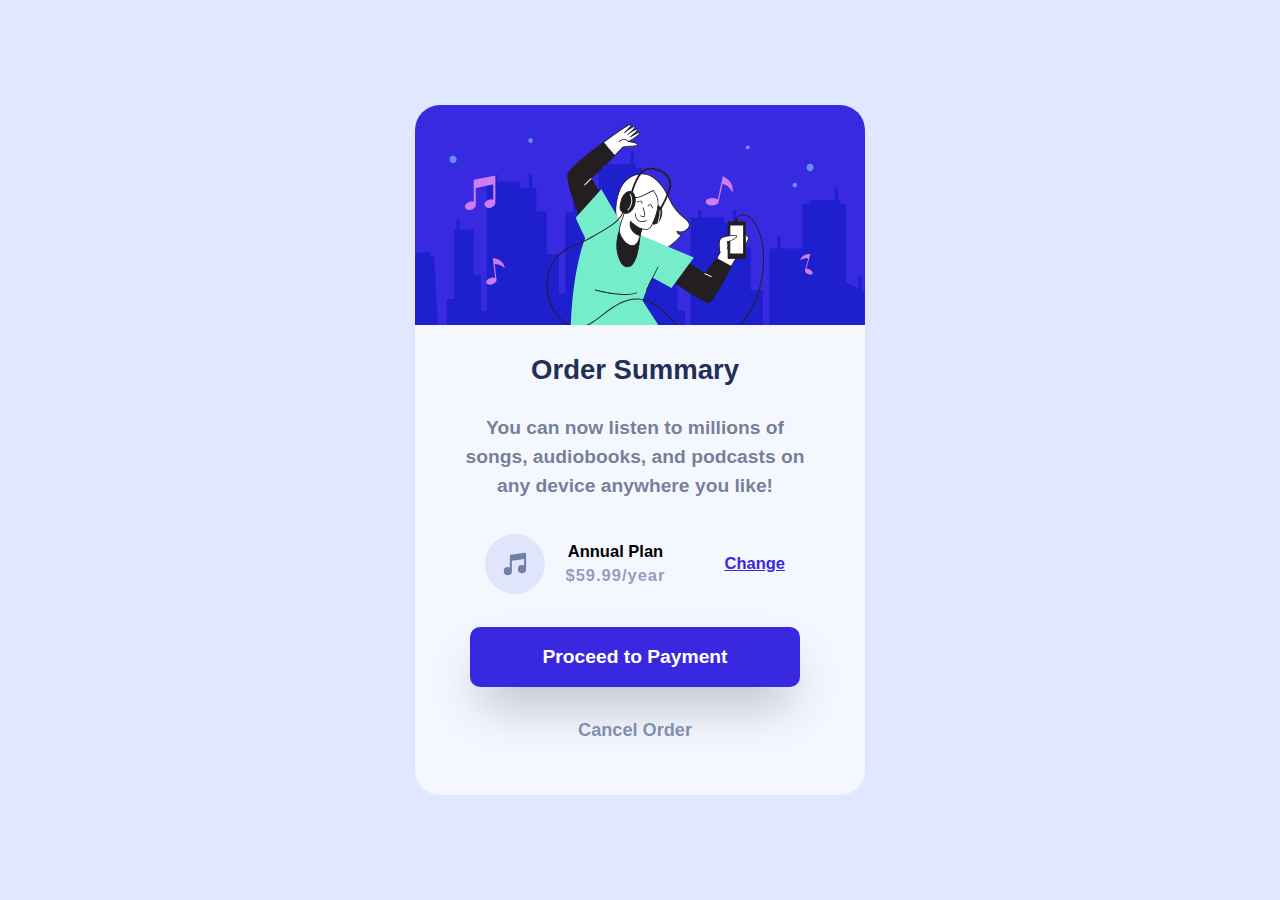
<file: FEM-Order-Summary-Card/index.html>
<!DOCTYPE html>
<html lang="en">
<head>
  <meta charset="UTF-8">
  <link rel="preconnect" href="https://fonts.googleapis.com">
  <link rel="preconnect" href="https://fonts.gstatic.com" crossorigin>
  <link href="https://fonts.googleapis.com/css2?family=Red+Hat+Display:wght@500;700;800;900&display=swap" rel="stylesheet">
  <link rel="stylesheet" href="./styles.css">
  <link rel="icon" type="image/png" sizes="32x32" href="./images/favicon-32x32.png">
  <title>Frontend Mentor | Order summary card</title>
</head>
<body>
  
  <main>
    <div class="card">
      <div class="image-container">
        <img src="./images/illustration-hero.svg" alt="person dancing wearing headphones">
      </div>
      <div class="info">
        <h1>Order Summary</h1>
        <p class="description">
          You can now listen to millions of songs, audiobooks, and podcasts on any
          device anywhere you like!
        </p>
        <div class="sub-plan-container">
          <img class="music-note" src="./images/icon-music.svg" alt="music notes">
          <div class="sub-plan">
            <p class="plan">Annual Plan</p>
            <p class="price">$59.99/year</p>
          </div>
          <a href="#">Change</a>
        </div>
        <div class="buttons">
          <button class="payment">Proceed to Payment</button>
          <button class="cancel">Cancel Order</button>
        </div>
      </div>
    </div>
  </main>

</body>
</html>
</file>
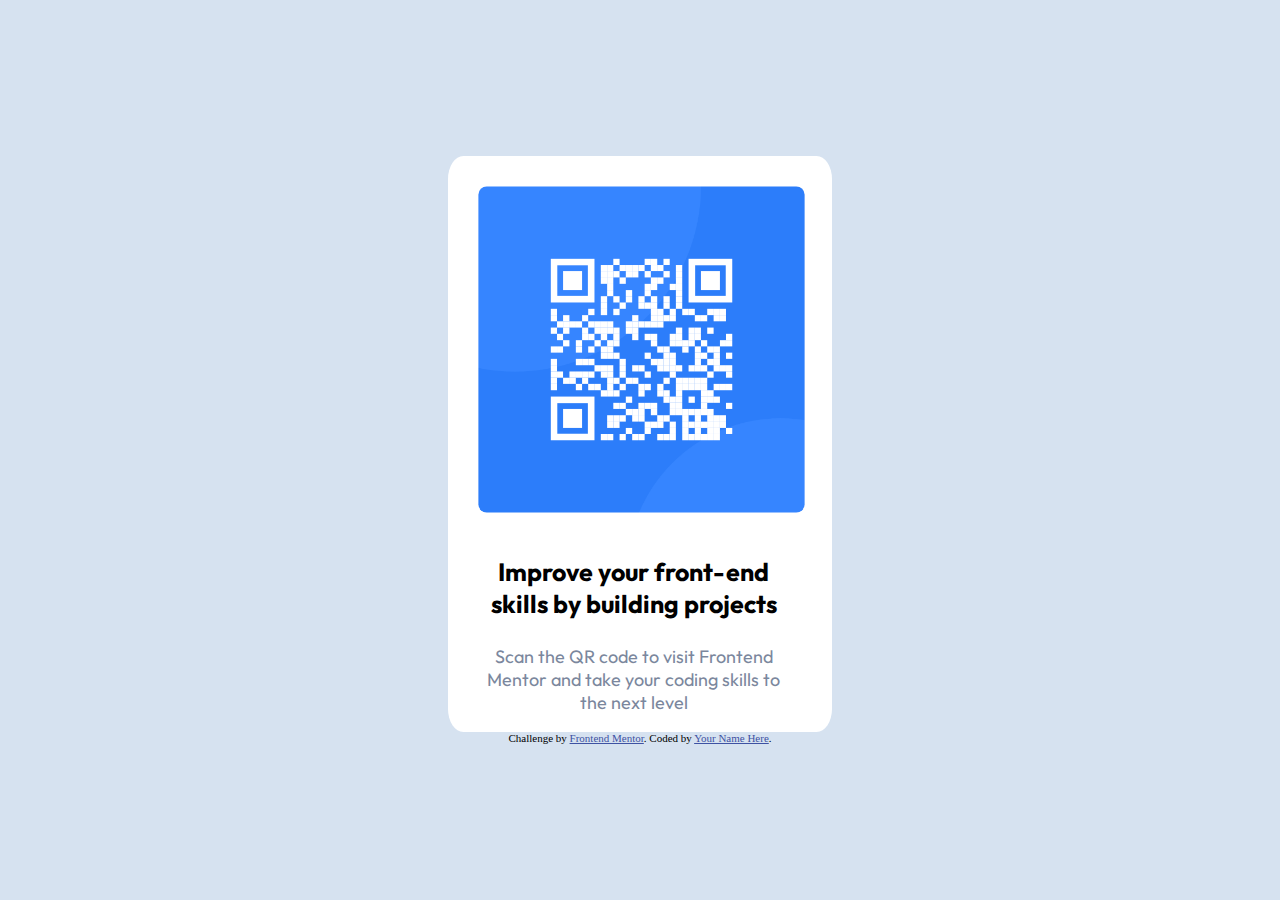
<file: qr-code-component-main/index.html>
<!DOCTYPE html>
<html lang="en">
  <head>
    <meta charset="UTF-8" />
    <meta name="viewport" content="width=device-width, initial-scale=1.0" />
    <!-- displays site properly based on user's device -->

    <link
      rel="icon"
      type="image/png"
      sizes="32x32"
      href="./images/favicon-32x32.png"
    />

    <title>Frontend Mentor | QR code component</title>
    <link rel="stylesheet" href="./styles.css">
  </head>
  <body>
    <div class="container">
    <main>
      <image class="QRCode" src="./images/image-qr-code.png">
      <div class="text">
        <p>Improve your front-end skills by building projects</p>
        <p>
          Scan the QR code to visit Frontend Mentor and take your coding skills
          to the next level
        </p>
      </div>
    <div>
      
    </main>

    <div class="attribution">
      Challenge by
      <a href="https://www.frontendmentor.io?ref=challenge" target="_blank"
        >Frontend Mentor</a
      >. Coded by <a href="#">Your Name Here</a>.
    </div>
  </body>
</html>
</file>
<file: FEM-Order-Summary-Card/styles.css>
/*
Colors:
### Primary

- Pale blue: hsl(225, 100%, 94%)
- Bright blue: hsl(245, 75%, 52%)

### Neutral

- Very pale blue: hsl(225, 100%, 98%)
- Desaturated blue: hsl(224, 23%, 55%)
- Dark blue: hsl(223, 47%, 23%)
*/

@font-face {
  font-family: 'Red Hat Display', sans-serif;
  font-weight: 500, 700, 800, 900;
  src: url("https://fonts.googleapis.com/css2?family=Red+Hat+Display:wght@500;700;800;900&display=swap");
}

* {
  box-sizing: border-box;
  margin: 0;
  padding: 0;
  font-size: 11px;
  text-align: center;
}

body {
  display: flex;
  align-items: center;
  justify-content: center;
  min-height: 100vh;
  font-size: 1rem;
  background: hsl(225, 100%, 94%);
  font-family: 'Roboto', sans-serif;
  -webkit-font-smoothing: antialiased;
  -moz-osx-font-smoothing: grayscale;
}

main {
  max-width: 450px;
}

.card {
  background: hsl(225, 100%, 98%);
  border-bottom-left-radius: 25px;
  border-bottom-right-radius: 25px;
}

img, .card {
  border-top-left-radius: 25px;
  border-top-right-radius: 25px;
}

h1 {
  font-size: 2.5rem;
  font-weight: 900;
  margin: .50em;
  padding: .5em;
  color: hsl(223, 47%, 23%);
  
}

.info {
  align-self: center;
  max-width: 40em;
}

.description {
  font-size: 1.75rem;
  font-weight: 700;
  color: hsla(223, 47%, 23%, 0.618);
  line-height: 1.5;
  text-align: center;
  margin: 0 2em;
}

.sub-plan-container {
  display: flex;
  justify-content: space-evenly;
  align-items: center;
  margin: 3em 1em;
}

.music-note {
  margin-right: -3.5em;
  width: 60px;
}


.plan {
  font-size: 1.5rem;
  font-weight: 900;
  margin-bottom: .3em
}

.price {
  font-size: 1.5rem;
  font-weight: 700;
  letter-spacing: 1px;
  color: hsla(224, 23%, 55%, 0.764);
}

a {
  color: hsl(245, 75%, 52%);
  font-size: 1.5rem;
  font-weight: 900;
}

a:hover {
  color: hsl(224, 23%, 55%);
}

.buttons {
  display: flex;
  flex-direction: column;
  justify-content: center;
  align-items: center;
}

.payment {
  width: 75%;
  padding: 1em;
  border-radius: 10px;
  border: none;
  color: white;
  font-size: 1.75rem;
  font-weight: 700;
  background-color: hsl(245, 75%, 52%);
  margin-bottom: .75em;
  box-shadow: rgba(0, 0, 0, 0.3) 0px 25px 50px -12px;
}

.payment:hover, .cancel:hover, a:hover {
  cursor: pointer;
}

.payment:hover {
  background: hsl(224, 23%, 55%);
}

.cancel {
  padding: 1em;
  border: none;
  background: none;
  font-size: 1.65rem;
  color:hsla(224, 23%, 55%, 0.884);
  font-weight: 900;
  padding-bottom: 3em;
}

/* Desktop */

@media only screen and (min-width: 1400px) {
   
  img, .card, .info {
    width: 500px;
    margin: 0;
    display: flex;
    flex-direction: column;
    margin-bottom: 1em;
  }

  .info {
    padding: 1.5em;
  }

  .sub-plan-container {
    justify-content: space-between;
    line-height: 1.5;
  }

  .music-note {
    margin-right: -10em;
  }

  .cancel {
    padding: 1.4em;
  }
}
/*
Colors:
### Primary

- Pale blue: hsl(225, 100%, 94%)
- Bright blue: hsl(245, 75%, 52%)


### Neutral

- Very pale blue: hsl(225, 100%, 98%)
- Desaturated blue: hsl(224, 23%, 55%)
- Dark blue: hsl(223, 47%, 23%)
*/
</file>
<file: qr-code-component-main/styles.css>
@import url('https://fonts.googleapis.com/css2?family=Outfit&display=swap');
html,body {
    height: 100%;
    margin: 0;
}

body {
    background: hsl(212, 45%, 89%);
}


.container {
  display: flex;
  justify-content: center;
  align-items: center;
  flex-direction: column;
  height: 100%;
}

main {
  background: hsl(0, 0%, 100%);
  width: 24em;
  height: 36em;
  border-radius: 4%;
}

.QRCode {
 max-width: 85%;
 margin: 0 auto;
 padding: 1.9em;
 border-radius: 10%;
}

.text {
  text-align: center;
  max-width: 80%;
  padding: 2em;
  margin-top: -3em;
}

 p {
  font-family: 'Outfit', sans-serif;
  font-size: 25px;
  font-weight: bold;
}

p:last-child {
  font-weight: 400;
  font-size: 18px;
  margin-top: 1em;
  color: hsl(220, 15%, 55%);
}


.attribution {
    font-size: 11px;
    text-align: center;
  }
  .attribution a {
    color: hsl(228, 45%, 44%);
  }

  /* - White: hsl(0, 0%, 100%)
- Light gray: hsl(212, 45%, 89%)
- Grayish blue: hsl(220, 15%, 55%)
- Dark blue: hsl(218, 44%, 22%) */
</file>
